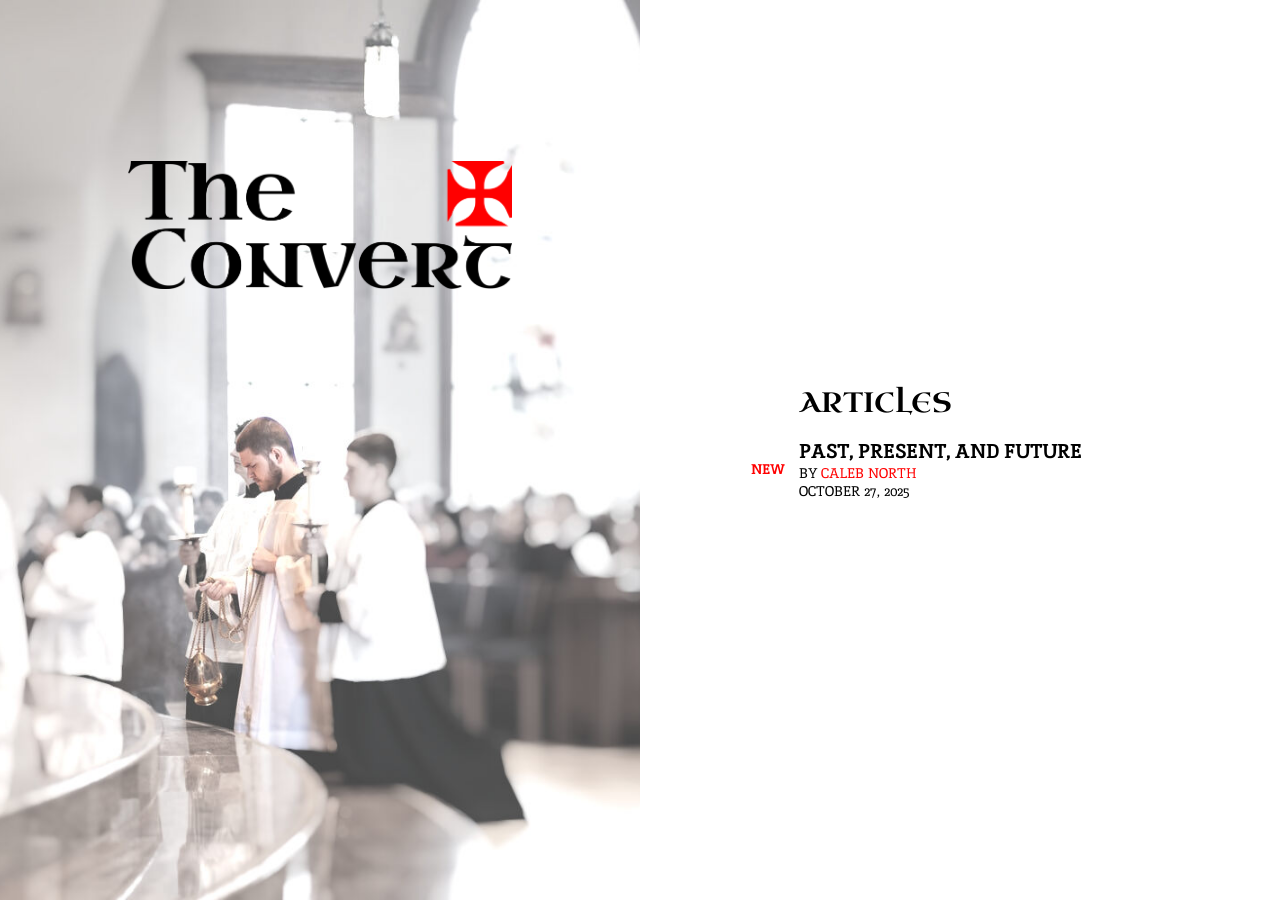
<file: index.html>
<!--    
MIT License

Copyright (c) 2026 Caleb North

Permission is hereby granted, free of charge, to any person obtaining a copy
of this software and associated documentation files (the "Software"), to deal
in the Software without restriction, including without limitation the rights
to use, copy, modify, merge, publish, distribute, sublicense, and/or sell
copies of the Software, and to permit persons to whom the Software is
furnished to do so, subject to the following conditions:

The above copyright notice and this permission notice shall be included in all
copies or substantial portions of the Software.

THE SOFTWARE IS PROVIDED "AS IS", WITHOUT WARRANTY OF ANY KIND, EXPRESS OR
IMPLIED, INCLUDING BUT NOT LIMITED TO THE WARRANTIES OF MERCHANTABILITY,
FITNESS FOR A PARTICULAR PURPOSE AND NONINFRINGEMENT. IN NO EVENT SHALL THE
AUTHORS OR COPYRIGHT HOLDERS BE LIABLE FOR ANY CLAIM, DAMAGES OR OTHER
LIABILITY, WHETHER IN AN ACTION OF CONTRACT, TORT OR OTHERWISE, ARISING FROM,
OUT OF OR IN CONNECTION WITH THE SOFTWARE OR THE USE OR OTHER DEALINGS IN THE
SOFTWARE.
-->


<!DOCTYPE html>
<html>
    <head>
        <link rel="icon" type="image/png" href="/img/logos/favicon.png">
        <title>The Convert / Home</title>
        
        <!-- Font Links -->
        <link rel="preconnect" href="https://fonts.googleapis.com">
        <link rel="preconnect" href="https://fonts.gstatic.com" crossorigin>
        <link href="https://fonts.googleapis.com/css2?family=Grenze+Gotisch:wght@100..900&family=Inika:wght@400;700&family=Uncial+Antiqua&display=swap" rel="stylesheet">

        <!-- CSS Links -->
        <link type="text/css" rel="stylesheet" href="css/global.css">
        <link type="text/css" rel="stylesheet" href="css/index.css">
    </head>
    
    <body>

        <div id="body-content">
            
            <!-- Primary image for the blog on the home page ONLY -->
            <div id="body-img">
                <div id="body-splash" style="background-image: url(img/media/splash_alt.jpg);">
                    <div id="body-logo">
                        <img src="img/logos/the_convert-logo.png">
                    </div>
                </div>
            </div>

            <!-- Primary article list -->
            <div id="body-text">
                <div id="sections">

                    <!-- Section Templates -->
                    <template id="section-template">

                        <div class="section">    
                            <h1 class="section-title">SECTION TITLE</h1>
                            <!-- Entry Here -->    
                        </div>

                    </template>
                    <!----------------------->
                    <template id="entry-template">

                        <a class="section-entry-wrapper">
                            <div class="section-entry">

                                <p class="entry-new">NEW</p>
                                <div class="entry-body">
                                    <h3 class="entry-title">ENTRY TITLE</h3>
                                    <div class="entry-body-details">
                                        <p class="entry-author">BY <span class="entry-author-name">FIRST LAST</span></p>
                                        <p class="entry-date">ENTRY SUBTITLE</p>
                                    </div>
                                </div>

                            </div>
                        </a>

                    </template>
                    <!----------------------->

                </div>
             </div>
        </div>

    </body>

    <script src="js/global.js"></script>
    <script src="js/index.js"></script>

</html>
</file>
<file: css/global.css>
*
{
    /* Global Variables */
    --site-padding:         10vh;

    --animation-time:       333ms;
    --icon-size:            24px;

    --h1-title-font-size:   28px;
    --h3-title-font-size:   20px;
    --p-text-font-size:     14px;

    /* Initial force, to be overwritten later */
    margin:     0px !important;
    padding:    0px !important;
    border:     0px !important;

    /* Font Stuff */
    font-family: "Inika", serif;
    font-weight: 400;
    font-style: normal;

    /* Universal Decoration */
    transition: border-color var(--animation-time);
}

body
{
    overflow: hidden scroll;
}

@media screen and (aspect-ratio < 1.2) {

    html[data-platform="mobile"] *
    {
        --h1-title-font-size:   72px !important;
        --h3-title-font-size:   48px !important;
        --p-text-font-size:     32px !important;
        
        --icon-size: 48px !important;
    }

}
</file>
<file: css/index.css>
/* 
MIT License

Copyright (c) 2026 Caleb North

Permission is hereby granted, free of charge, to any person obtaining a copy
of this software and associated documentation files (the "Software"), to deal
in the Software without restriction, including without limitation the rights
to use, copy, modify, merge, publish, distribute, sublicense, and/or sell
copies of the Software, and to permit persons to whom the Software is
furnished to do so, subject to the following conditions:

The above copyright notice and this permission notice shall be included in all
copies or substantial portions of the Software.

THE SOFTWARE IS PROVIDED "AS IS", WITHOUT WARRANTY OF ANY KIND, EXPRESS OR
IMPLIED, INCLUDING BUT NOT LIMITED TO THE WARRANTIES OF MERCHANTABILITY,
FITNESS FOR A PARTICULAR PURPOSE AND NONINFRINGEMENT. IN NO EVENT SHALL THE
AUTHORS OR COPYRIGHT HOLDERS BE LIABLE FOR ANY CLAIM, DAMAGES OR OTHER
LIABILITY, WHETHER IN AN ACTION OF CONTRACT, TORT OR OTHERWISE, ARISING FROM,
OUT OF OR IN CONNECTION WITH THE SOFTWARE OR THE USE OR OTHER DEALINGS IN THE
SOFTWARE.
*/

/* ************* */
/* Document Wide */
/* ************* */

*
{
    --section-vpadding:     5%;
    --section-hpadding:     20%;

    --entry-vpadding:       7.5px;
    --entry-hpadding:       5vw;
}

#body-content
{
    /* Position and Sizing */
    position: relative;
    height: 100vh;
    width: 100vw;

    /* Children */
    display: flex;
    flex-direction: row;
    justify-content: center;
    align-items: center;
}

#body-img, #body-text
{
    width: 50%;
    height: 100%;
}


/*************/
/* Left Side */
/*************/


/* Background Image */
#body-img
{
    position: fixed;
    inset: 0 auto 0 0;
}

#body-splash
{
    /* Position and Sizing */
    height: 100%;
    width: 100%;
    
    /* Splash Image */
    background-color: #EEEEEEFF;
    background-size: cover;
    background-repeat: no-repeat;
    background-position: center; 
}

/* Logo */
#body-logo
{
    /* Position and Sizing */
    width: 100%;
    height: 50%;

    /* Children */
    display: flex;
    justify-content: center;
    align-items: center;
}
#body-logo img {
    width: 60%;
}


/**************/
/* Right Side */
/**************/

#body-text
{
    /* Position and Sizing */
    position: absolute;
    inset: 0 0 0 auto;
}


/* Section Megacontainer */
#sections
{
    /* Position and Sizing */
    position: relative;

    height: 100%;
    width: 100%;

    padding: calc((var(--entry-hpadding) + var(--entry-vpadding)) / 2) !important;
    box-sizing: border-box !important;

    /* Children */
    display: flex;
    flex-direction: column;
    justify-content: space-evenly;
    align-items: center;
}

/* Individual Section and Title */
.section
{
    /* Positiong and Sizing */
    padding: calc(var(--section-vpadding) / 2) calc(var(--section-hpadding) / 2) !important;
    box-sizing: border-box;
    width: 100%;
}
.section-title
{
    /* Position and Spacing */

    margin:
        0px /* Add 2px to match entry body */
        calc(var(--entry-hpadding) + 2px)
    !important;

    /* Decoration */
    font-size: var(--h1-title-font-size);
    font-family: "Uncial Antiqua", serif;
    font-weight: 500;
}

/* Section Entry Container */
.section-entry-wrapper
{
    display: block;
    text-decoration: none !important;
}
.section-entry *
{
    font-size: var(--p-text-font-size);
    text-align: justify;
    text-justify: inter-ideograph;
}
.section-entry
{
    /* Position and Spacing */
    position: relative;
    padding: var(--entry-vpadding) var(--entry-hpadding) !important;
    margin: var(--entry-vpadding) 0px !important;

    box-sizing: border-box;
    width: 100%;

    /* Decoration */
    text-decoration: none !important;
    color: black;
    cursor: pointer;
    border: 2px solid transparent !important;

    /* Children */
    display: flex;
    flex-direction: row;
    justify-content: center;
    align-items: center;
}
.section-entry:hover
{
    border-color: red !important;
}

/* Section Entry Parts */
.entry-body
{
    width: 100%;
}
.entry-title
{
    /* Decoration */
    text-align: left;
    font-size: var(--h3-title-font-size);
    font-weight: 700;
}
.entry-body-details
{
    display: flex;
    flex-direction: column;
    justify-content: center;
    align-items: left;
}
.entry-body-details *
{
    padding-right: var(--p-text-font-size) !important;
}
.entry-author-name
{
    color: red !important;
}

/* New Text */
.entry-new
{
    /* Position and Sizing */
    position: absolute;
    left: calc(var(--entry-hpadding) / 4);

    /* Decoration */
    color: red;
    font-weight: 700;
}
.section-entry:nth-of-type(n + 2) .entry-new
{
    display: none;
}

.section-entry:hover .entry-share
{
    opacity: 1;
}


/********************/
/* MOBILE OVERRIDES */
/********************/


@media screen and (aspect-ratio < 1.2) {

    /*****************/
    /* Document Wide */
    /*****************/

    * {
        --site-padding: 5%;

        --section-vpadding: 10%;
        --section-hpadding: 10%;

        --entry-vpadding: 10px;
        --entry-hpadding: 5vw;
    }

    #body-content
    {
        flex-direction: column;
        align-items: flex-start;
    }

    #body-img
    {
        height: 67vh;
        position: absolute;
        inset: 0 0 auto 0;
    }
    #body-text
    {
        height: 33vh;
        position: absolute;
        inset: auto 0 0 0;
    }
    #body-img, #body-text
    {
        min-width: 100vw;
    }


    /*************/
    /* Left Side */
    /*************/

    #body-logo
    {
        height: 100% !important;
    }

    /**************/
    /* Right Side */
    /**************/

    #sections
    {
        justify-content: flex-start !important;
    }

    .section-entry
    {
        /* Children */
        display: flex;
        flex-direction: column;
        align-items: flex-start;
    }
    html[data-platform="mobile"] .section-entry
    {
        border: 4px solid transparent !important;
    }

    .entry-new
    {
        position: relative;
        left: initial;
    }

    .entry-share
    {
        display: none !important;
    }
}
</file>
